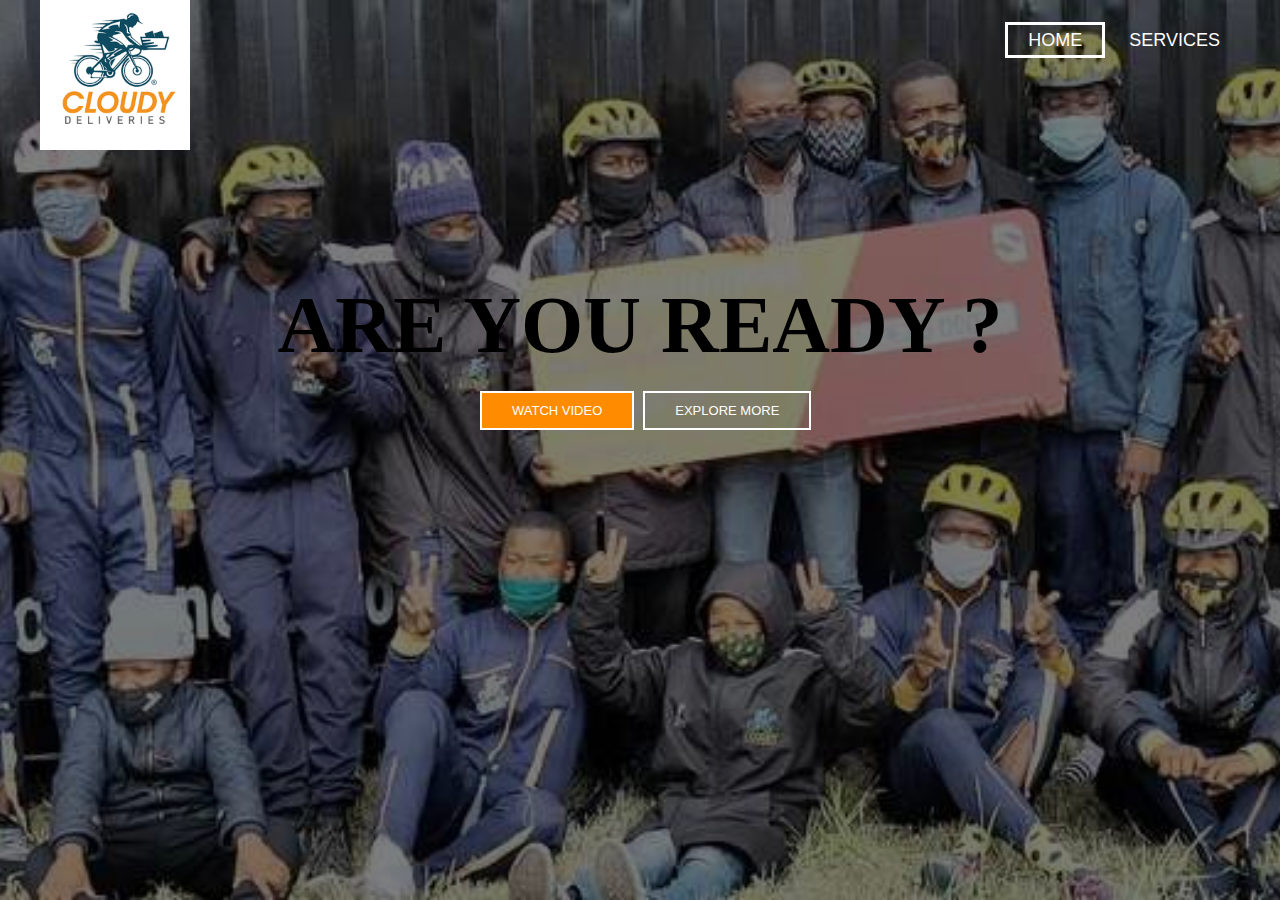
<file: index.html>
<html>
<head>
<title>Cloudy Deliveries</title>
<link href="style.css" rel="stylesheet" type="text/css">

</head>
<body>
    <header>

        <div class="row">
            <div class="logo">
            <img src="index.png"
            </div>
        <ul class="main-nav">
            <li class="active"><a href="">HOME</a></li>
            <li><a href="file:///home/user/Desktop/My-First-Project/home.HTML/index.html/services.html">SERVICES</a></li>
            
            


        </ul>

        </div>

        <div class="hero">
            <h1>Are You Ready ?</h1>
            <div class="button">
            <a href="https://www.youtube.com/watch?v=uJw6ZDumqnI" class="btn btn-one">Watch Video</a>
            <a href="https://www.iol.co.za/capetimes/news/langa-youths-pedal-extra-mile-with-home-food-deliveries-47652315" class="btn btn-two">Explore More</a>
            </div>
        </div>
    </div>
        </div>
    </header>
</body>



















</html>
</file>
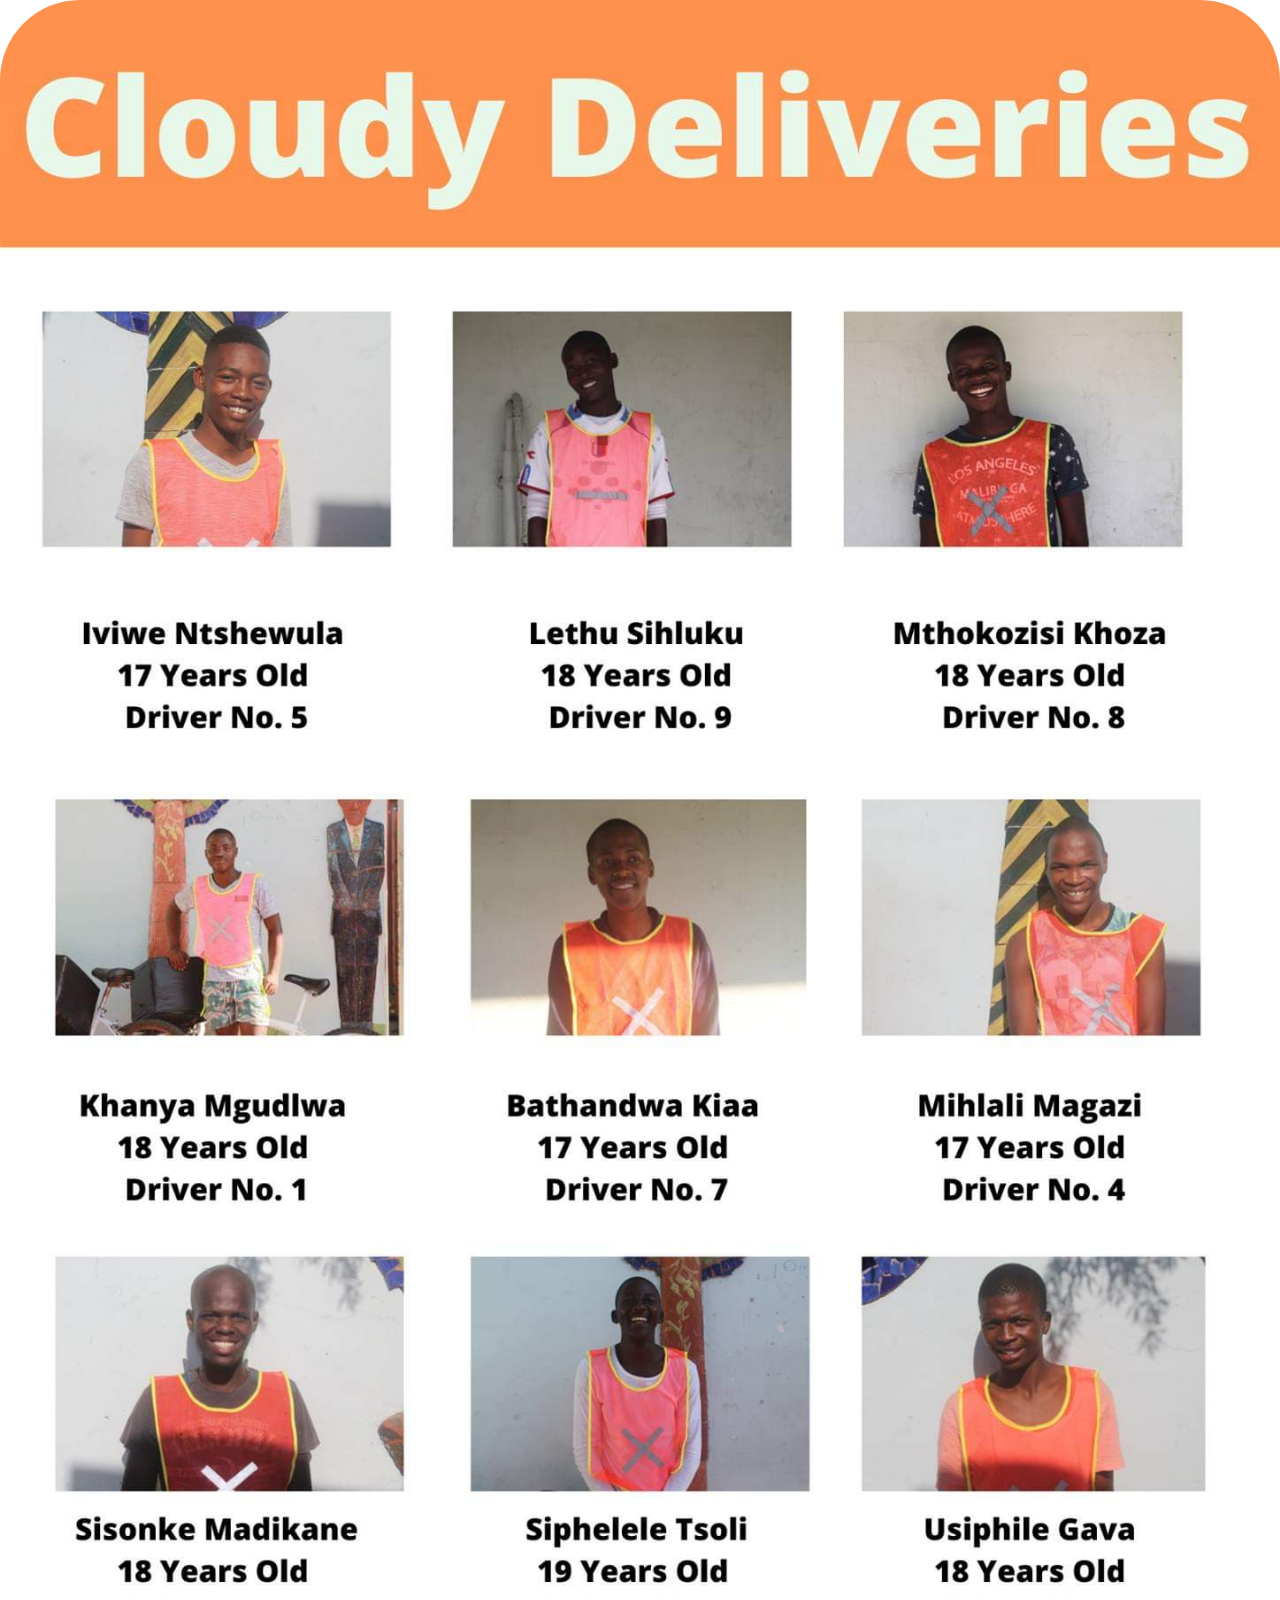
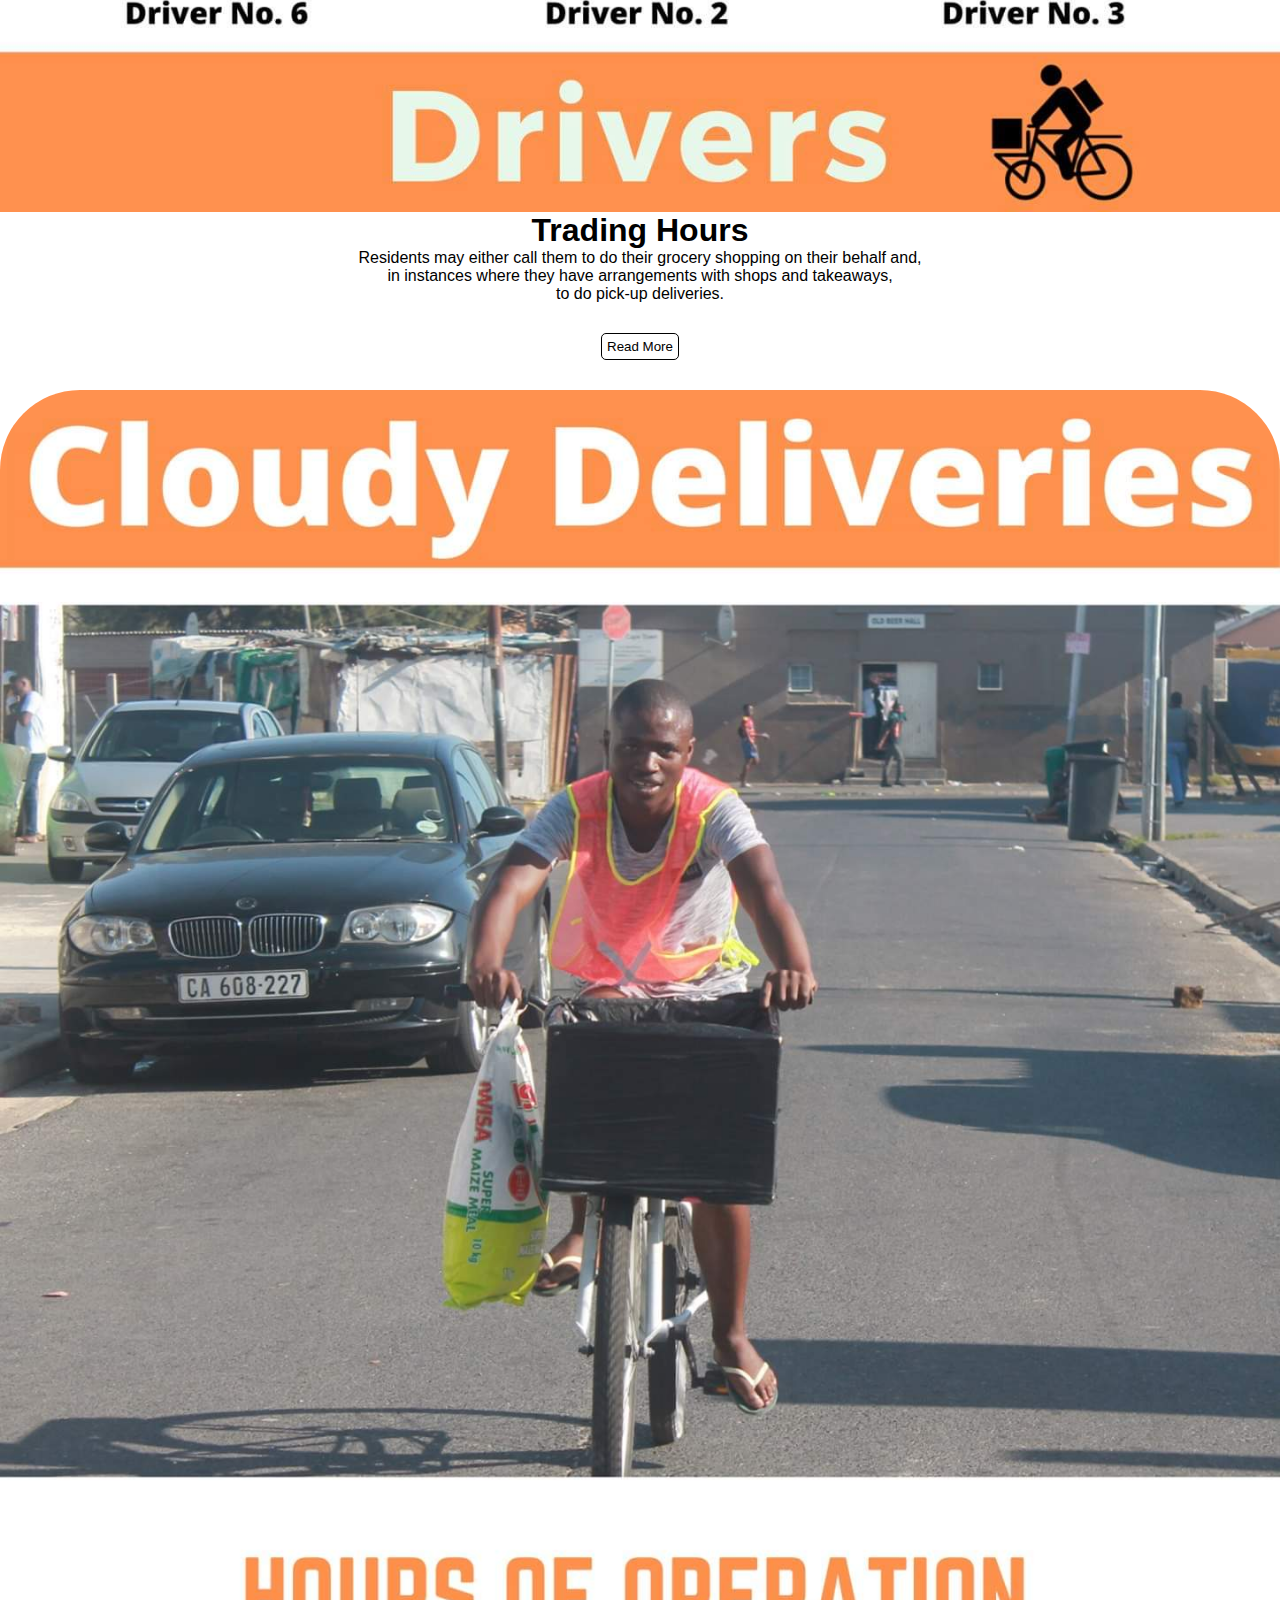
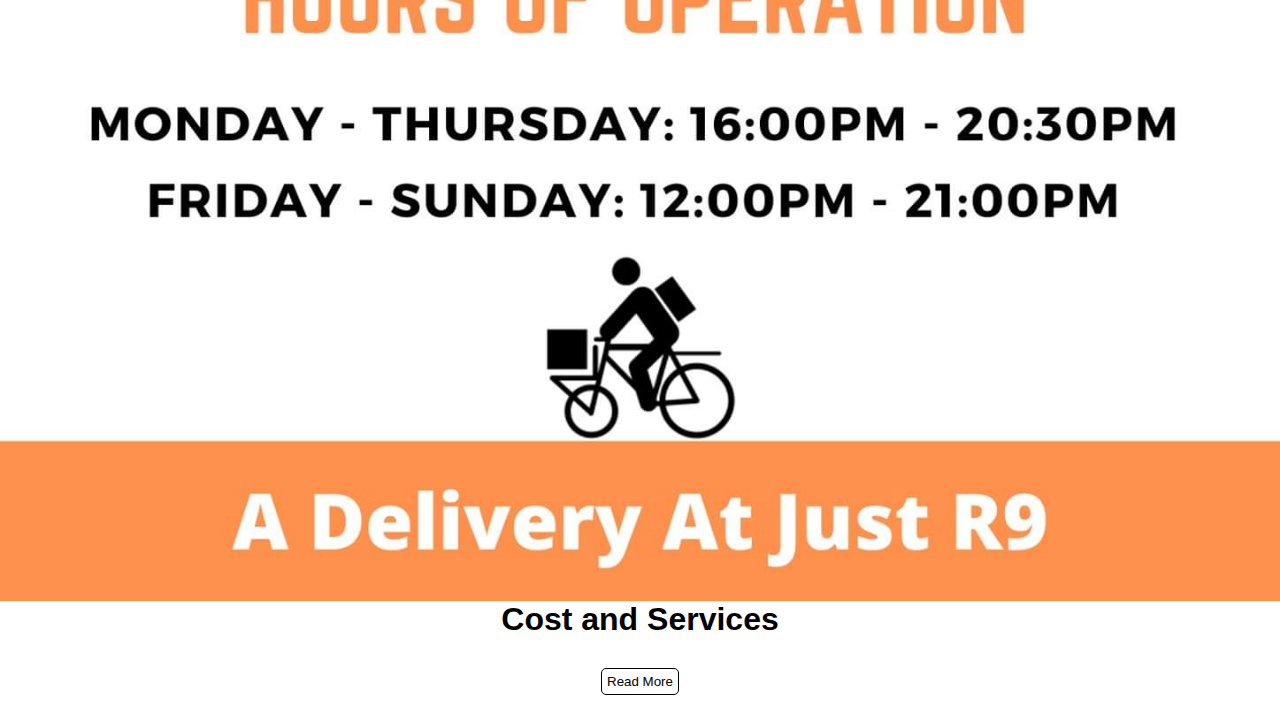
<file: services.html>
<html>
<head>
<title>Services</title>
<link href="cards.css" rel="stylesheet" type="text/css">
</head>

<body>


    <div class="cards">
<div class="image">
    <img src="card1.jpeg">
</div>
<div class="title">
    <h1>Trading Hours</h1>
</div>

<div class="des">

<p>Residents may either call them to do their grocery shopping on their behalf and,</br> in instances where they have arrangements with shops and takeaways,</br> to do pick-up deliveries.</p>

<button>Read More</button>

</div>
    </div>

    <div class="cards.1">
<div class="image">
    <img src="card2.jpeg">
</div>
<div class="title">
    <h1>Cost and Services</h1>
</div>

<div class="des">

<p></p>
<button>Read More</button>
</div>

    </div>

</body>
</html>
</file>
<file: style.css>
*
{
    margin: 0;
    padding: 0;
}

header
{
    background-image:linear-gradient(rgba(0,0,0,0.5),rgba(0,0,0,0.5)),url(12.jpeg);
    height: 100vh;
    background-size: cover;
    background-position: center;
}

.main-nav
{
    float: right;
    list-style: none;
    margin-top: 30px;
}

.main-nav li
{
    display: inline-block;
}

.main-nav li a 
{
    color: white;
    text-decoration: none;
    padding: 5px 20px;
    font-family: "Roboto", sans-serif;
    font-size: 18px;
}

.main-nav li.active a
{
    border: 3px solid white;
}

.main-nav li a:hover
{
    border: 3px solid white;
}

.logo img
{
    width: 150px; 
    height: auto;
    float: left;
}

.body
{
    font-family: monospace;
}

.row
{
    max-width: 1200px;
    margin: auto;
}

.hero
{
    position: absolute;
    width: 1200px;
    margin-left: 0px;
    margin-top: 0px;
}

h1
{
    color: solid white;
    text-transform: uppercase;
    font-size: 80px;
    text-align: center;
    margin-top: 280px;
}

.button
{
    margin-top: 30px;
    margin-left: 440px;
}

.btn
{
    border: 2px solid white;
    padding: 10px 30px;
    color: white;
    text-decoration: none;
    margin-right: 5px;
    font-size: 13px;
    text-transform: uppercase;
}

.btn-one
{
    background-color: darkorange;
    font-family: "Roboto", sans-serif
}

.btn-two
{
    font-family: "Roboto", sans-serif;
}

.btn-two:hover
{
    background-color: darkorange;
}
</file>
<file: cards.css>
*{
    margin: 0px;
    padding: 0px;
}

head{
    background-color: darkblue;
}

body{
    font-family: Arial, Helvetica, sans-serif;
}

.card1{
    width: 20%;
    background-color: lightblue;
    border-radius: 5px;
    margin: 40px;
    box-shadow: 2px 2px coral;
}

.image img{
    width: 100%;
    border-top-left-radius: 80px;
    border-top-right-radius: 80px;
}

.title{
    text-align: center;
}

.des{
    text-align: center;
}

button{
    margin-top: 30px;
    margin-bottom: 30px;
    background-color: white;
    border: 1px solid black;
    padding: 5px;
    border-radius: 5px;
}
</file>
